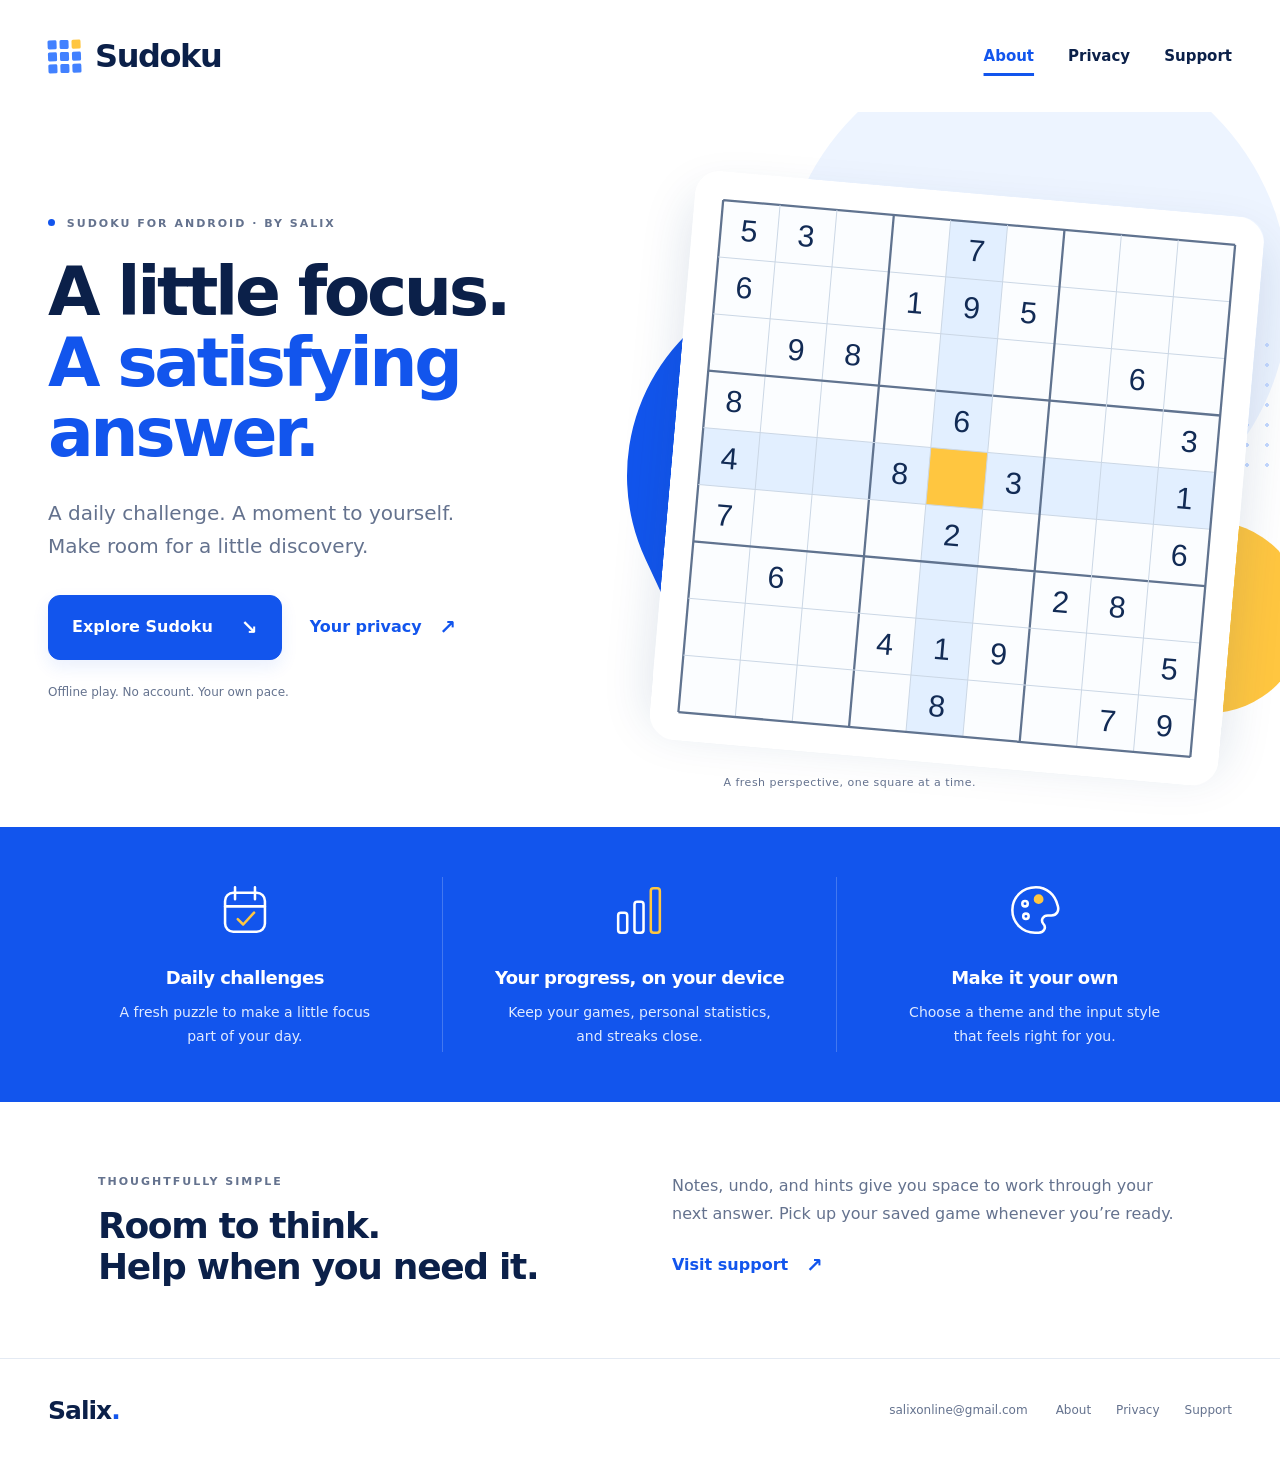
<file: index.html>
<!doctype html>
<html lang="en"><head><meta charset="utf-8"><meta name="viewport" content="width=device-width, initial-scale=1"><meta name="description" content="About Sudoku for Android, privacy information, and support."><title>Sudoku · About</title><link rel="stylesheet" href="styles.css"></head><body>
<a class="skip" href="#main">Skip to content</a><header><a class="brand" href="index.html" aria-label="Sudoku home"><span class="brand-mark" aria-hidden="true"><i></i><i></i><i></i><i></i><i></i><i></i><i></i><i></i><i></i></span>Sudoku</a><nav aria-label="Main navigation"><a href="index.html" aria-current="page">About</a><a href="privacy.html">Privacy</a><a href="support.html">Support</a></nav></header>
<main id="main" class="home">
<section class="hero"><div class="hero-copy"><p class="eyebrow"><span class="status-dot"></span> Sudoku for Android · by Salix</p><h1>A little focus.<br><span>A satisfying<br class="desktop-break"> answer.</span></h1><p class="lead">A daily challenge. A moment to yourself.<br>Make room for a little discovery.</p><div class="actions"><a class="button" href="#discover">Explore Sudoku <span aria-hidden="true">↘</span></a><a class="text-link" href="privacy.html">Your privacy <span aria-hidden="true">↗</span></a></div><p class="hero-note">Offline play. No account. Your own pace.</p></div>
<div class="hero-art"><span class="shape shape-blue"></span><span class="shape shape-amber"></span><span class="shape shape-pale"></span><span class="dot-pattern"></span><div class="board-frame"><img src="assets/sudoku-board.svg" width="600" height="600" alt="Illustrative Sudoku puzzle with a highlighted blue row and column and an amber intersection"></div><span class="art-caption">A fresh perspective, one square at a time.</span></div></section>
<section class="feature-band" id="discover" aria-label="Made for your daily moment"><div class="features">
<article><svg viewBox="0 0 64 64" aria-hidden="true"><rect x="10" y="13" width="44" height="43" rx="9"/><path d="M21 7v13m22-13v13M10 28h44"/><path class="accent-stroke" d="m24 42 6 6 12-13"/></svg><h2>Daily challenges</h2><p>A fresh puzzle to make a little focus part of your day.</p></article>
<article><svg viewBox="0 0 64 64" aria-hidden="true"><rect x="9" y="35" width="10" height="22" rx="3"/><rect x="27" y="23" width="10" height="34" rx="3"/><rect class="accent-stroke" x="45" y="8" width="10" height="49" rx="3"/></svg><h2>Your progress, on your device</h2><p>Keep your games, personal statistics, and streaks close.</p></article>
<article><svg viewBox="0 0 64 64" aria-hidden="true"><path d="M33 7C18 7 7 18 7 32s11 25 25 25h4c6 0 9-6 5-10-3-4 0-9 5-9h4c6 0 9-5 7-11C54 15 45 7 33 7Z"/><circle cx="21" cy="25" r="3"/><circle cx="22" cy="39" r="3"/><circle class="accent-fill" cx="36" cy="20" r="4"/></svg><h2>Make it your own</h2><p>Choose a theme and the input style that feels right for you.</p></article>
</div></section>
<section class="closing"><div><p class="eyebrow">Thoughtfully simple</p><h2>Room to think.<br>Help when you need it.</h2></div><div><p>Notes, undo, and hints give you space to work through your next answer. Pick up your saved game whenever you’re ready.</p><a class="text-link" href="support.html">Visit support <span aria-hidden="true">↗</span></a></div></section>

</main><footer><a class="footer-brand" href="index.html">Salix<span>.</span></a><a href="mailto:salixonline@gmail.com">salixonline@gmail.com</a><nav aria-label="Footer navigation"><a href="index.html">About</a><a href="privacy.html">Privacy</a><a href="support.html">Support</a></nav></footer></body></html>
</file>
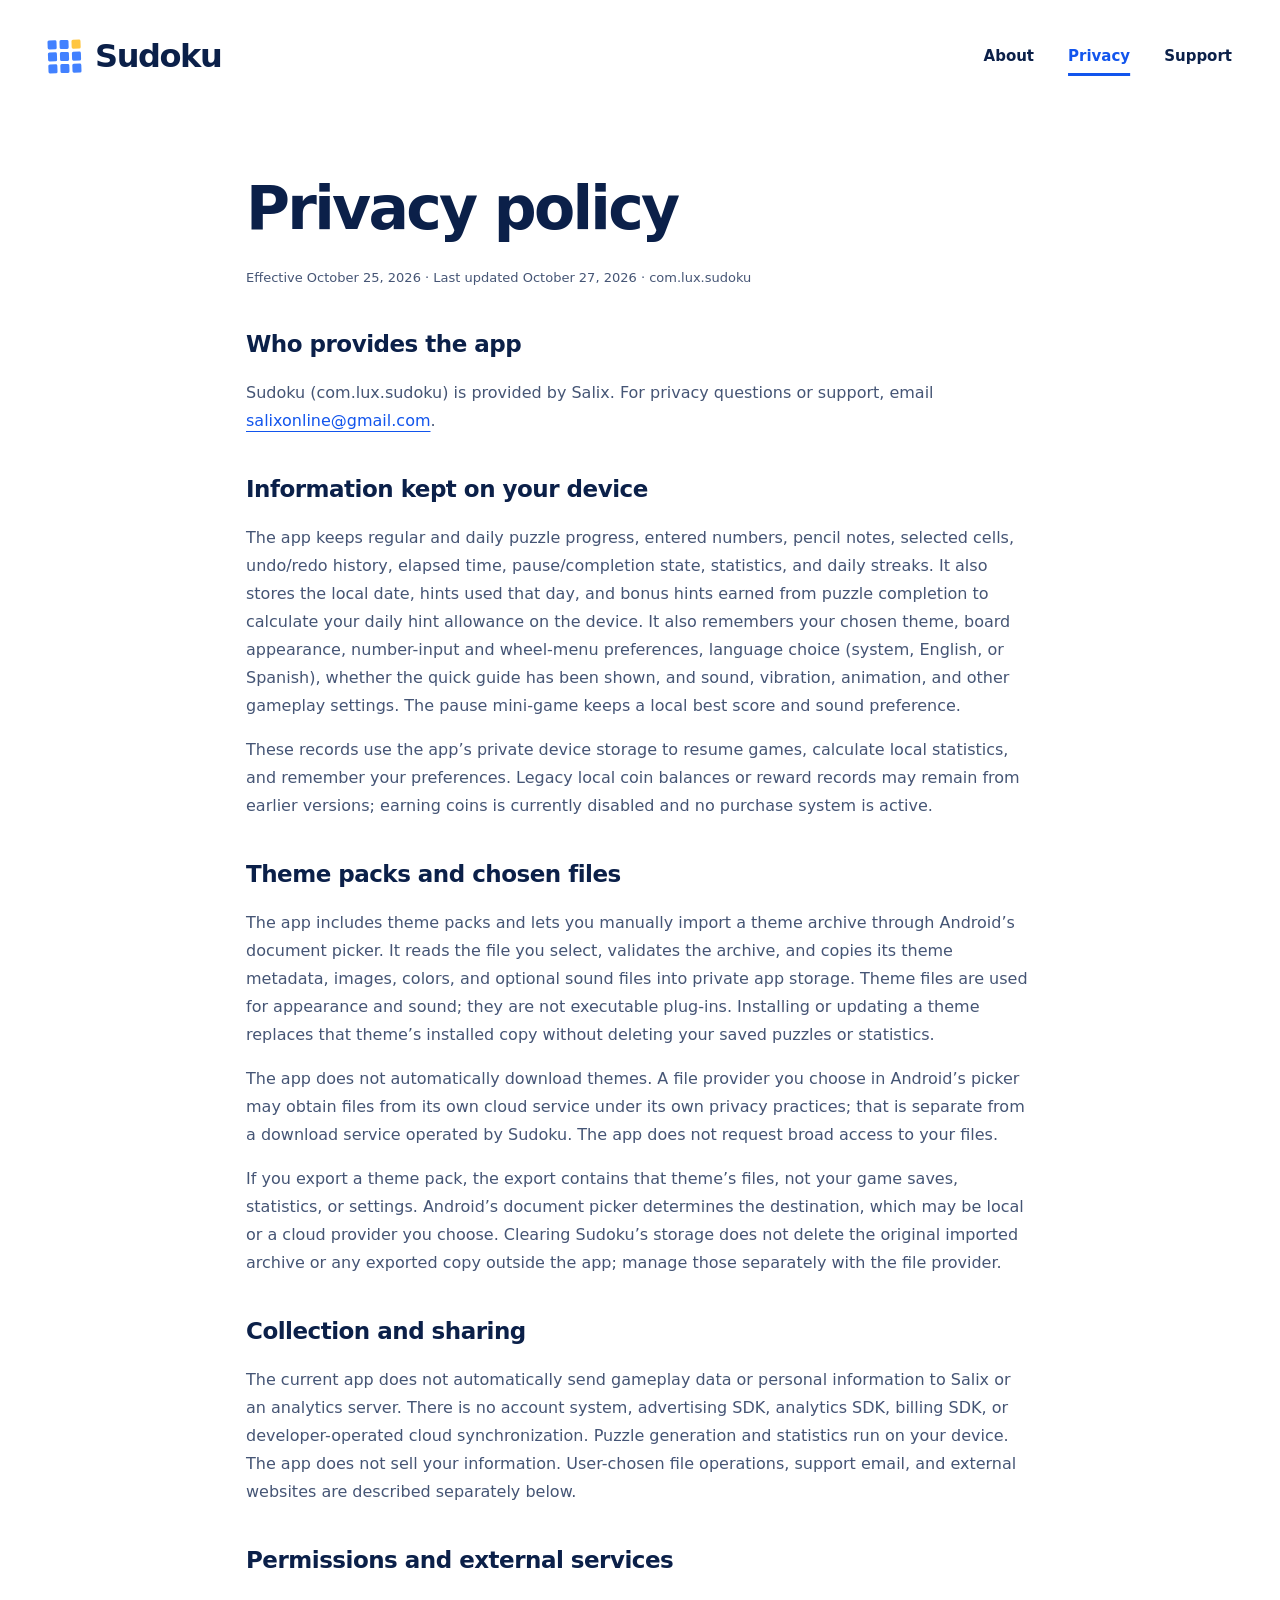
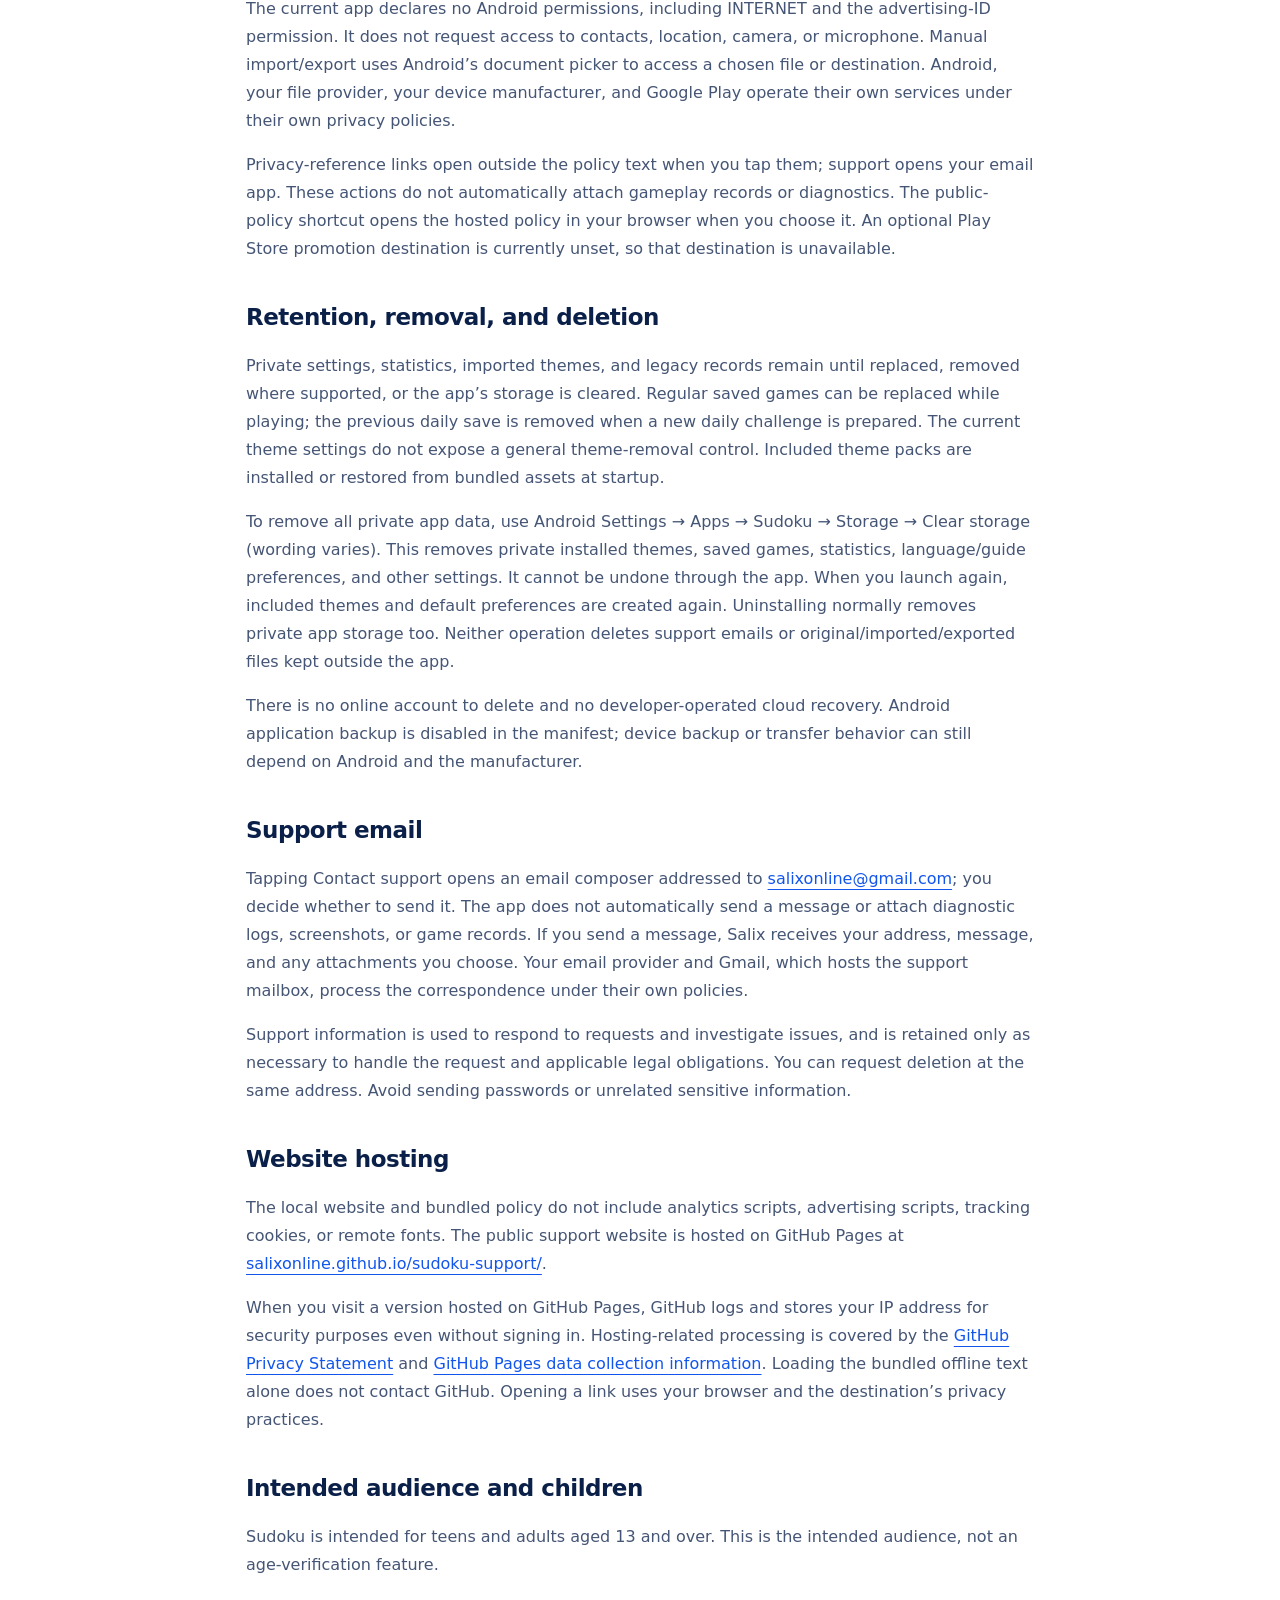
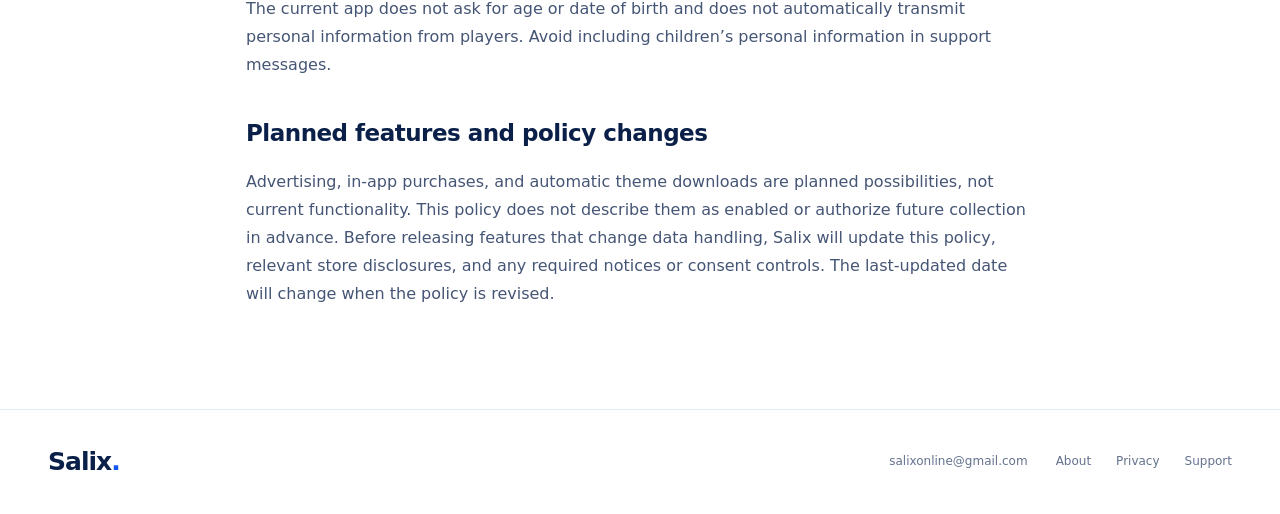
<file: privacy.html>
<!doctype html>
<html lang="en"><head><meta charset="utf-8"><meta name="viewport" content="width=device-width, initial-scale=1"><title>Sudoku · Privacy policy</title><link rel="stylesheet" href="styles.css"></head><body>
<a class="skip" href="#main">Skip to content</a><header><a class="brand" href="index.html" aria-label="Sudoku home"><span class="brand-mark" aria-hidden="true"><i></i><i></i><i></i><i></i><i></i><i></i><i></i><i></i><i></i></span>Sudoku</a><nav aria-label="Main navigation"><a href="index.html">About</a><a href="privacy.html" aria-current="page">Privacy</a><a href="support.html">Support</a></nav></header>
<main id="main" class="document">
<h1>Privacy policy</h1>
<p class="meta">Effective October 25, 2026 · Last updated October 27, 2026 · com.lux.sudoku</p>
<section id="provider"><h2>Who provides the app</h2><p>Sudoku (com.lux.sudoku) is provided by Salix. For privacy questions or support, email <a href="mailto:salixonline@gmail.com">salixonline@gmail.com</a>.</p></section>
<section id="local-data"><h2>Information kept on your device</h2><p>The app keeps regular and daily puzzle progress, entered numbers, pencil notes, selected cells, undo/redo history, elapsed time, pause/completion state, statistics, and daily streaks. It also stores the local date, hints used that day, and bonus hints earned from puzzle completion to calculate your daily hint allowance on the device. It also remembers your chosen theme, board appearance, number-input and wheel-menu preferences, language choice (system, English, or Spanish), whether the quick guide has been shown, and sound, vibration, animation, and other gameplay settings. The pause mini-game keeps a local best score and sound preference.</p><p>These records use the app’s private device storage to resume games, calculate local statistics, and remember your preferences. Legacy local coin balances or reward records may remain from earlier versions; earning coins is currently disabled and no purchase system is active.</p></section>
<section id="theme-packs"><h2>Theme packs and chosen files</h2><p>The app includes theme packs and lets you manually import a theme archive through Android’s document picker. It reads the file you select, validates the archive, and copies its theme metadata, images, colors, and optional sound files into private app storage. Theme files are used for appearance and sound; they are not executable plug-ins. Installing or updating a theme replaces that theme’s installed copy without deleting your saved puzzles or statistics.</p><p>The app does not automatically download themes. A file provider you choose in Android’s picker may obtain files from its own cloud service under its own privacy practices; that is separate from a download service operated by Sudoku. The app does not request broad access to your files.</p><p>If you export a theme pack, the export contains that theme’s files, not your game saves, statistics, or settings. Android’s document picker determines the destination, which may be local or a cloud provider you choose. Clearing Sudoku’s storage does not delete the original imported archive or any exported copy outside the app; manage those separately with the file provider.</p></section>
<section id="collection"><h2>Collection and sharing</h2><p>The current app does not automatically send gameplay data or personal information to Salix or an analytics server. There is no account system, advertising SDK, analytics SDK, billing SDK, or developer-operated cloud synchronization. Puzzle generation and statistics run on your device. The app does not sell your information. User-chosen file operations, support email, and external websites are described separately below.</p></section>
<section id="permissions"><h2>Permissions and external services</h2><p>The current app declares no Android permissions, including INTERNET and the advertising-ID permission. It does not request access to contacts, location, camera, or microphone. Manual import/export uses Android’s document picker to access a chosen file or destination. Android, your file provider, your device manufacturer, and Google Play operate their own services under their own privacy policies.</p><p>Privacy-reference links open outside the policy text when you tap them; support opens your email app. These actions do not automatically attach gameplay records or diagnostics. The public-policy shortcut opens the hosted policy in your browser when you choose it. An optional Play Store promotion destination is currently unset, so that destination is unavailable.</p></section>
<section id="deletion"><h2>Retention, removal, and deletion</h2><p>Private settings, statistics, imported themes, and legacy records remain until replaced, removed where supported, or the app’s storage is cleared. Regular saved games can be replaced while playing; the previous daily save is removed when a new daily challenge is prepared. The current theme settings do not expose a general theme-removal control. Included theme packs are installed or restored from bundled assets at startup.</p><p>To remove all private app data, use Android Settings → Apps → Sudoku → Storage → Clear storage (wording varies). This removes private installed themes, saved games, statistics, language/guide preferences, and other settings. It cannot be undone through the app. When you launch again, included themes and default preferences are created again. Uninstalling normally removes private app storage too. Neither operation deletes support emails or original/imported/exported files kept outside the app.</p><p>There is no online account to delete and no developer-operated cloud recovery. Android application backup is disabled in the manifest; device backup or transfer behavior can still depend on Android and the manufacturer.</p></section>
<section id="support"><h2>Support email</h2><p>Tapping Contact support opens an email composer addressed to <a href="mailto:salixonline@gmail.com">salixonline@gmail.com</a>; you decide whether to send it. The app does not automatically send a message or attach diagnostic logs, screenshots, or game records. If you send a message, Salix receives your address, message, and any attachments you choose. Your email provider and Gmail, which hosts the support mailbox, process the correspondence under their own policies.</p><p>Support information is used to respond to requests and investigate issues, and is retained only as necessary to handle the request and applicable legal obligations. You can request deletion at the same address. Avoid sending passwords or unrelated sensitive information.</p></section>
<section id="hosting"><h2>Website hosting</h2><p>The local website and bundled policy do not include analytics scripts, advertising scripts, tracking cookies, or remote fonts. The public support website is hosted on GitHub Pages at <a href="https://salixonline.github.io/sudoku-support/">salixonline.github.io/sudoku-support/</a>.</p><p>When you visit a version hosted on GitHub Pages, GitHub logs and stores your IP address for security purposes even without signing in. Hosting-related processing is covered by the <a href="https://docs.github.com/en/site-policy/privacy-policies/github-general-privacy-statement">GitHub Privacy Statement</a> and <a href="https://docs.github.com/en/pages/getting-started-with-github-pages/what-is-github-pages#data-collection">GitHub Pages data collection information</a>. Loading the bundled offline text alone does not contact GitHub. Opening a link uses your browser and the destination’s privacy practices.</p></section>
<section id="children"><h2>Intended audience and children</h2><p>Sudoku is intended for teens and adults aged 13 and over. This is the intended audience, not an age-verification feature.</p><p>The current app does not ask for age or date of birth and does not automatically transmit personal information from players. Avoid including children’s personal information in support messages.</p></section>
<section id="future"><h2>Planned features and policy changes</h2><p>Advertising, in-app purchases, and automatic theme downloads are planned possibilities, not current functionality. This policy does not describe them as enabled or authorize future collection in advance. Before releasing features that change data handling, Salix will update this policy, relevant store disclosures, and any required notices or consent controls. The last-updated date will change when the policy is revised.</p></section>
</main><footer><a class="footer-brand" href="index.html">Salix<span>.</span></a><a href="mailto:salixonline@gmail.com">salixonline@gmail.com</a><nav aria-label="Footer navigation"><a href="index.html">About</a><a href="privacy.html">Privacy</a><a href="support.html">Support</a></nav></footer></body></html>
</file>
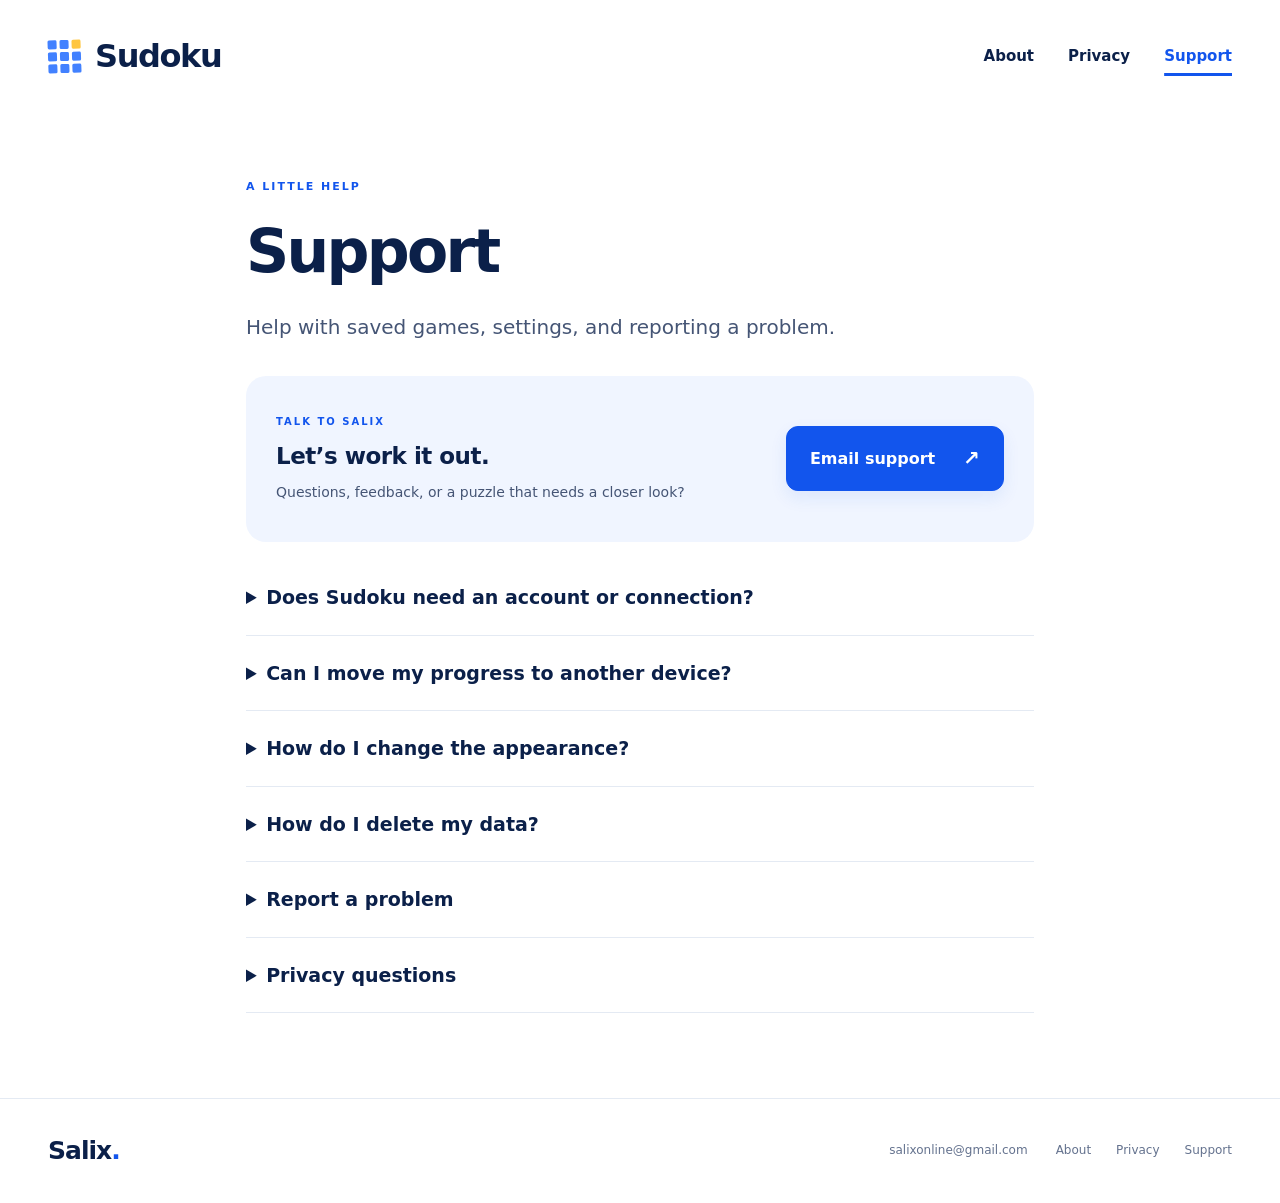
<file: support.html>
<!doctype html>
<html lang="en"><head><meta charset="utf-8"><meta name="viewport" content="width=device-width, initial-scale=1"><title>Sudoku · Support</title><link rel="stylesheet" href="styles.css"></head><body>
<a class="skip" href="#main">Skip to content</a><header><a class="brand" href="index.html" aria-label="Sudoku home"><span class="brand-mark" aria-hidden="true"><i></i><i></i><i></i><i></i><i></i><i></i><i></i><i></i><i></i></span>Sudoku</a><nav aria-label="Main navigation"><a href="index.html">About</a><a href="privacy.html">Privacy</a><a href="support.html" aria-current="page">Support</a></nav></header>
<main id="main" class="document"><div class="eyebrow">A little help</div><h1>Support</h1><p class="lead">Help with saved games, settings, and reporting a problem.</p><div class="contact-panel"><div><span class="eyebrow">Talk to Salix</span><h2>Let’s work it out.</h2><p>Questions, feedback, or a puzzle that needs a closer look?</p></div><a class="button" href="mailto:salixonline@gmail.com">Email support <span aria-hidden="true">↗</span></a></div>
<details><summary>Does Sudoku need an account or connection?</summary><p>The current version works offline and does not require an account. Games, preferences, and statistics are saved locally.</p></details>
<details><summary>Can I move my progress to another device?</summary><p>The app does not currently offer account-based synchronization, cloud recovery, or a manual export feature. Keep your current installation and its storage if you want to preserve progress.</p></details>
<details><summary>How do I change the appearance?</summary><p>Open the app’s settings to choose a theme and adjust board appearance and input preferences. Imported theme packs are copied into private app storage. There is currently no general theme-removal control in settings.</p></details>
<details><summary>How do I delete my data?</summary><p>Use Android Settings → Apps → Sudoku → Storage → Clear storage. Device wording may vary. This removes saved games, preferences (including language and guide status), statistics, and private imported theme copies; the app cannot recover them afterward. Included themes are recreated at the next launch. Original theme archives and exported files outside the app are not deleted. There is no online account to delete.</p></details>
<details><summary>Report a problem</summary><p>Email salixonline@gmail.com with the app version, Android version, device model, steps to reproduce the issue, and what you expected to happen. A screenshot can help; crop out personal information first. Sending diagnostics is optional and manual.</p></details>
<details><summary>Privacy questions</summary><p>Read the <a href="privacy.html">privacy policy</a> for details about local storage and support correspondence.</p></details></main><footer><a class="footer-brand" href="index.html">Salix<span>.</span></a><a href="mailto:salixonline@gmail.com">salixonline@gmail.com</a><nav aria-label="Footer navigation"><a href="index.html">About</a><a href="privacy.html">Privacy</a><a href="support.html">Support</a></nav></footer></body></html>
</file>
<file: styles.css>
:root{color-scheme:light;--ink:#0b2049;--muted:#64728e;--paper:#fff;--line:#e4eaf3;--accent:#1255ed;--amber:#ffc640}*{box-sizing:border-box}html{scroll-behavior:smooth;scroll-padding-top:24px}body{margin:0;background:var(--paper);color:var(--ink);font:16px/1.75 'Segoe UI',system-ui,sans-serif}a{color:var(--accent);text-underline-offset:5px}a:hover{text-decoration-thickness:2px}a:focus-visible,summary:focus-visible{outline:3px solid #c48100;outline-offset:6px}header,footer{max-width:1320px;margin:auto;padding:28px 48px;display:flex;align-items:center;justify-content:space-between;gap:28px}.brand{display:inline-flex;align-items:center;gap:14px;font-size:32px;font-weight:850;letter-spacing:-1.4px;text-decoration:none;color:var(--ink)}.brand-mark{display:grid;grid-template-columns:repeat(3,9px);gap:3px;transform:rotate(-2deg)}.brand-mark i{width:9px;height:9px;border-radius:1.5px;background:#4281ff}.brand-mark i:nth-child(3){background:var(--amber)}nav{display:flex;gap:34px}nav a{color:var(--ink);font-weight:600;text-decoration:none;font-size:15px}nav a[aria-current]{color:var(--accent);text-decoration:underline;text-decoration-thickness:3px;text-underline-offset:12px}.home{overflow:hidden}.hero{max-width:1320px;margin:auto;padding:70px 48px 80px;display:grid;grid-template-columns:1.06fr 1fr;align-items:center;gap:20px;min-height:650px}.hero-copy{position:relative;z-index:2}.eyebrow{font-size:11px;font-weight:750;text-transform:uppercase;letter-spacing:2px;color:var(--muted);margin:0 0 24px}.status-dot{display:inline-block;width:7px;height:7px;background:var(--accent);border-radius:50%;margin-right:6px;vertical-align:1px}h1{font-size:clamp(45px,5.3vw,76px);font-weight:850;line-height:1.04;letter-spacing:-3.4px;margin:0 0 28px}h1 span{color:var(--accent)}.lead{font-size:20px;line-height:1.65;color:var(--muted);max-width:620px}.actions{display:flex;gap:28px;align-items:center;margin-top:32px;flex-wrap:wrap}.button{display:inline-flex;align-items:center;justify-content:center;gap:28px;background:var(--accent);border:1px solid var(--accent);color:white;padding:14px 23px;border-radius:12px;font-weight:650;text-decoration:none;box-shadow:0 7px 17px #1255ed17}.button:hover{background:#0840c0}.button span,.text-link span{font-size:20px}.text-link{font-weight:650;text-decoration:none;display:inline-flex;align-items:center;gap:18px}.text-link:hover{text-decoration:underline}.hero-note{font-size:12px;color:var(--muted);margin-top:22px}.hero-art{position:relative;min-width:0;isolation:isolate;aspect-ratio:1}.board-frame{position:absolute;inset:2% -2% 4% 1%;transform:rotate(5deg);border-radius:24px;box-shadow:0 25px 50px #143d7326;z-index:2}.board-frame img{display:block;width:100%;height:auto;border-radius:24px}.shape{position:absolute;display:block}.shape-blue{width:70%;height:70%;left:-7%;top:17%;background:var(--accent);border-radius:50% 50% 0 0;transform:rotate(-25deg)}.shape-amber{width:34%;height:34%;right:-13%;bottom:6%;background:var(--amber);border-radius:50%}.shape-pale{width:90%;height:90%;right:-10%;top:-25%;background:#edf4ff;border-radius:50%;z-index:-1}.dot-pattern{position:absolute;right:-15%;top:27%;width:120px;height:140px;background-image:radial-gradient(#c5d9ff 2px,transparent 2px);background-size:20px 20px}.art-caption{position:absolute;bottom:-8%;left:10%;font-size:11px;color:var(--muted);letter-spacing:.5px}.feature-band{background:var(--accent);color:white}.features{max-width:1320px;margin:auto;padding:50px 48px;display:grid;grid-template-columns:repeat(3,1fr)}.features article{text-align:center;padding:4px 30px;border-right:1px solid #ffffff35}.features article:last-child{border:0}.features svg{width:58px;height:58px;stroke:#fff;stroke-width:2.8;fill:none;stroke-linecap:round;stroke-linejoin:round}.features .accent-stroke{stroke:var(--amber)}.features .accent-fill{fill:var(--amber);stroke:var(--amber)}h2{font-size:23px;line-height:1.3;letter-spacing:-.5px}.features h2{font-size:18px;margin:18px 0 12px}.features p{font-size:14px;line-height:1.65;color:#e1ebff;max-width:270px;margin:auto}.closing{display:grid;grid-template-columns:1fr 1fr;gap:64px;max-width:1180px;margin:auto;padding:70px 48px}.closing h2{font-size:36px;line-height:1.15;letter-spacing:-1.3px;margin:0}.closing .eyebrow{margin-bottom:14px}.closing p:not(.eyebrow){color:var(--muted);margin:0 0 20px}.draft-note{max-width:1224px;margin:0 auto 35px;padding:15px 20px;border:1px dashed #cbd8ed;background:#f8fbff;border-radius:10px;font-size:12px;color:var(--muted)}footer{border-top:1px solid var(--line);font-size:12px;color:var(--muted);padding-top:30px;padding-bottom:30px}footer>a:not(.footer-brand){color:var(--muted);text-decoration:none;margin-left:auto}footer nav{gap:25px}footer nav a{font-size:12px;font-weight:400;color:var(--muted)}.footer-brand{font-size:25px;color:var(--ink);font-weight:850;letter-spacing:-1px;text-decoration:none}.footer-brand span{color:var(--accent)}.document{max-width:860px;margin:auto;padding:65px 36px 85px}.document h1{font-size:60px;letter-spacing:-2.7px}.document h2{margin-top:40px}.document p,.document li{color:#455575}.document .eyebrow{color:var(--accent)}.meta{font-size:13px;color:var(--muted)}.notice{border-left:3px solid var(--amber);background:#fff9e9;padding:17px 21px;margin:32px 0;font-size:14px;color:#665327;border-radius:0 12px 12px 0}.contact-panel{background:#f0f5ff;padding:30px;border-radius:20px;margin:32px 0 18px;display:flex;align-items:center;gap:24px;flex-wrap:wrap}.contact-panel h2{margin:8px 0!important}.contact-panel p{font-size:14px;margin:8px 0}.contact-panel .button{margin-left:auto;white-space:nowrap}.contact-panel .eyebrow{font-size:10px}.document details{border-bottom:1px solid var(--line);padding:23px 0}.document summary{font-size:19px;font-weight:650;line-height:1.5;cursor:pointer}.document details p{font-size:15px;margin-bottom:0}.skip{position:absolute;left:-10000px}.skip:focus{left:16px;top:8px;background:white;padding:8px;z-index:10}@media(min-width:1450px){h1{font-size:80px}}@media(max-width:900px){header,footer{padding-left:28px;padding-right:28px}.hero{padding:50px 28px 65px;gap:10px;min-height:550px}h1{font-size:55px;letter-spacing:-2.5px}.lead{font-size:18px}.features{padding:40px 20px}.features article{padding:4px 18px}.features h2{font-size:16px}.closing{padding:50px 28px;gap:35px}.draft-note{margin-left:28px;margin-right:28px}footer{flex-wrap:wrap}footer nav{width:100%;justify-content:flex-end}.art-caption{font-size:9px}}@media(max-width:620px){header{padding:22px;gap:18px}.brand{font-size:25px;gap:9px}.brand-mark{grid-template-columns:repeat(3,7px);gap:2px}.brand-mark i{width:7px;height:7px}nav{gap:17px}nav a{font-size:12px}.hero{padding:38px 24px 58px;display:flex;flex-direction:column;gap:35px;align-items:stretch}.hero-copy{max-width:100%}.eyebrow{font-size:9px;letter-spacing:1.4px;margin-bottom:22px}h1{font-size:clamp(44px,9.9vw,62px);letter-spacing:-2.2px}.desktop-break{display:none}.lead{font-size:17px}.actions{gap:22px;margin-top:25px}.button{padding:12px 17px;font-size:14px;gap:16px}.text-link{font-size:14px;gap:12px}.hero-art{width:90%;max-width:380px;align-self:center;margin:5px 0 20px}.art-caption{bottom:-8%;font-size:9px}.features{grid-template-columns:1fr;padding:15px 26px}.features article{padding:30px 0;border-right:0;border-bottom:1px solid #ffffff35}.features svg{width:48px;height:48px}.features h2{font-size:19px;margin-top:13px}.features p{max-width:290px;font-size:14px}.closing{grid-template-columns:1fr;padding:40px 24px;gap:25px}.closing h2{font-size:32px}.draft-note{margin:0 24px 30px}footer{padding:25px 24px;gap:15px}footer>a:not(.footer-brand){font-size:11px}footer nav{justify-content:flex-start;gap:25px}.document{padding:40px 24px 60px}.document h1{font-size:44px;letter-spacing:-1.8px}.document h2{font-size:21px}.document p{font-size:15px}.contact-panel{padding:23px}.contact-panel .button{margin-left:0}.document summary{font-size:17px}}@media(prefers-reduced-motion:reduce){html{scroll-behavior:auto}}
</file>
